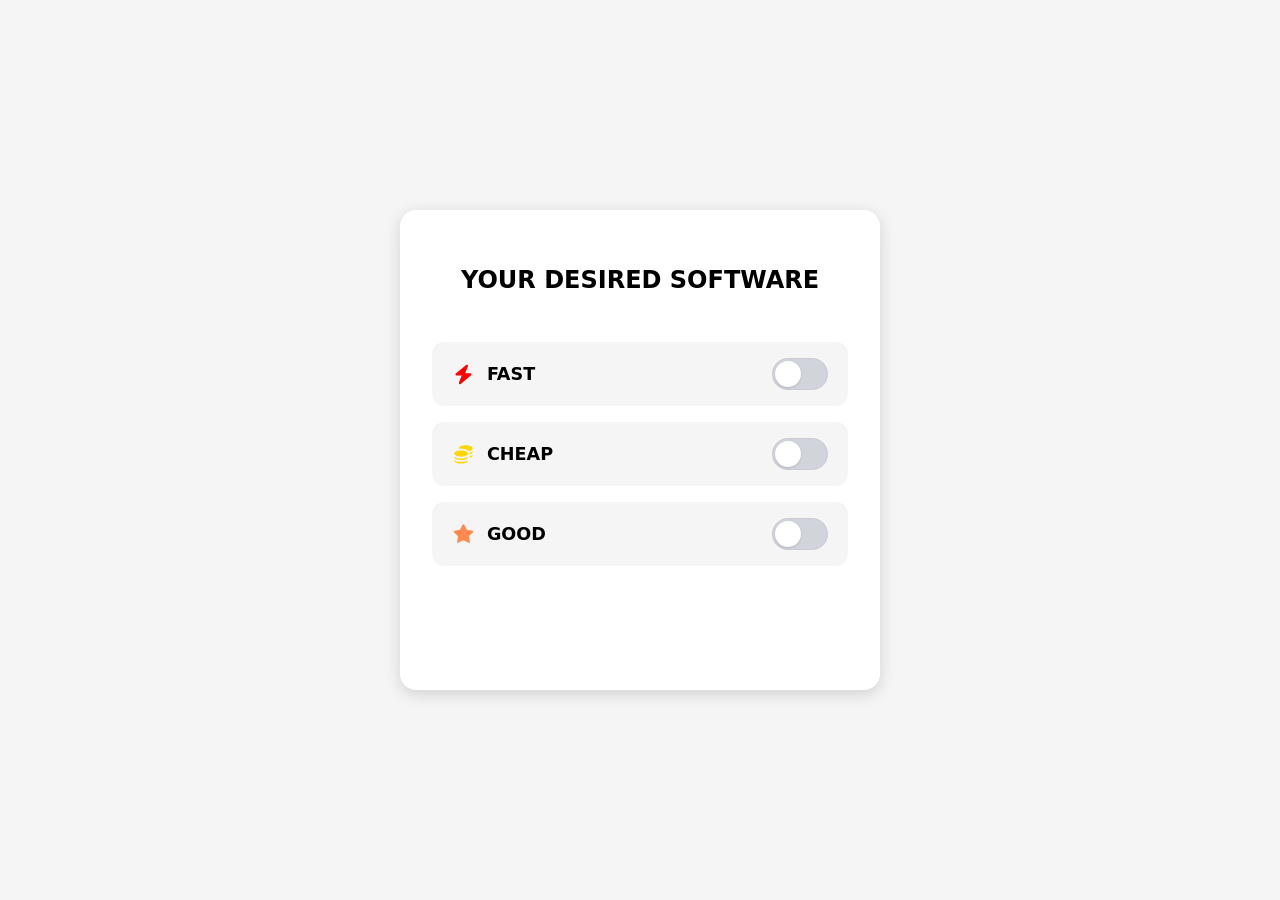
<file: index.html>
<!doctype html>
<html lang="en">
    <head>
        <meta charset="UTF-8" />
        <meta name="viewport" content="width=device-width, initial-scale=1.0" />
        <title>Your Desired Software</title>
        
        <link rel="icon" href="[data-uri]" />
    <style>body{display:flex;background:#f5f5f5;justify-content:center;align-items: center;min-height:100vh;margin:0;font-family:system-ui,-apple-system,BlinkMacSystemFont,Segoe UI,Roboto,Noto Sans,Ubuntu,Cantarell,Helvetica Neue,Oxygen,Open Sans,sans-serif}.pick-two{box-sizing:border-box;overflow:hidden;background:#fff;border-radius:1rem;width:30rem;height:30rem;padding:2rem;box-shadow:0 .25rem 1rem #00000026}.pick-two h2{text-align:center;margin:0 0 1.5rem;padding-top:1em;padding-bottom:1em;font-size:1.5rem}.row{display:flex;background:#f5f5f5;border-radius:.75rem;justify-content:space-between;align-items: center;gap:1rem;margin-top:1rem;padding:1rem 1.25rem}.label{display:flex;align-items: center;gap:.75rem;font-size:1.1rem;font-weight:700}.label svg{display:inline-block;vertical-align:middle;fill:currentColor;flex-shrink:0;width:1.3em;height:1.3em}.switch{position:relative;display:inline-block;width:3.5rem;height:2rem}.switch input{opacity:0;width:0;height:0}.slider{position:absolute;cursor:pointer;background-color:#d1d5db;border-radius:9999px;transition:background-color .18s,box-shadow .18s;inset:0;box-shadow:inset 0 0 0 .0625rem #84646414}.slider:before{position:absolute;content:"";background-color:#fff;border-radius:9999px;width:1.625rem;height:1.625rem;transition:transform .18s;top:.1875rem;left:.1875rem;box-shadow:0 .0625rem .125rem #00000026}.switch input:checked+.slider{background-color:#4caf50}.switch input:checked+.slider:before{transform:translate(1.5rem)}.label.fast svg{color:red}.label.cheap svg{color:gold}.label.good svg{color:#ff894f}.row .label.fast~.switch input:checked+.slider{background-color:red}.row .label.cheap~.switch input:checked+.slider{background-color:gold}.row .label.good~.switch input:checked+.slider{background-color:#ff894f}#pick-two-msg{text-align:center;color:#b00020;margin-top:1rem;font-size:1rem}
</style></head>

    <body>
        <section class="pick-two">
            <h2>YOUR DESIRED SOFTWARE</h2>
            <div class="row">
                <span class="label fast"
                    ><svg
                        xmlns="http://www.w3.org/2000/svg"
                        viewBox="0 0 640 640"
                    >
                        <path
                            d="M434.8 54.1C446.7 62.7 451.1 78.3 445.7 91.9L367.3 288L512 288C525.5 288 537.5 296.4 542.1 309.1C546.7 321.8 542.8 336 532.5 344.6L244.5 584.6C233.2 594 217.1 594.5 205.2 585.9C193.3 577.3 188.9 561.7 194.3 548.1L272.7 352L128 352C114.5 352 102.5 343.6 97.9 330.9C93.3 318.2 97.2 304 107.5 295.4L395.5 55.4C406.8 46 422.9 45.5 434.8 54.1z"
                        />
                    </svg>
                    FAST</span
                >
                <label class="switch">
                    <input type="checkbox" class="pick" id="opt-fast" />
                    <span class="slider"></span>
                </label>
            </div>
            <div class="row">
                <span class="label cheap"
                    ><svg
                        xmlns="http://www.w3.org/2000/svg"
                        viewBox="0 0 640 640"
                        title="Cheap label"
                    >
                        <path
                            d="M192 160L192 144C192 99.8 278 64 384 64C490 64 576 99.8 576 144L576 160C576 190.6 534.7 217.2 474 230.7C471.6 227.9 469.1 225.2 466.6 222.7C451.1 207.4 431.1 195.8 410.2 187.2C368.3 169.7 313.7 160.1 256 160.1C234.1 160.1 212.7 161.5 192.2 164.2C192 162.9 192 161.5 192 160.1zM496 417L496 370.8C511.1 366.9 525.3 362.3 538.2 356.9C551.4 351.4 564.3 344.7 576 336.6L576 352C576 378.8 544.5 402.5 496 417zM496 321L496 288C496 283.5 495.6 279.2 495 275C510.5 271.1 525 266.4 538.2 260.8C551.4 255.2 564.3 248.6 576 240.5L576 255.9C576 282.7 544.5 306.4 496 320.9zM64 304L64 288C64 243.8 150 208 256 208C362 208 448 243.8 448 288L448 304C448 348.2 362 384 256 384C150 384 64 348.2 64 304zM448 400C448 444.2 362 480 256 480C150 480 64 444.2 64 400L64 384.6C75.6 392.7 88.5 399.3 101.8 404.9C143.7 422.4 198.3 432 256 432C313.7 432 368.3 422.3 410.2 404.9C423.4 399.4 436.3 392.7 448 384.6L448 400zM448 480.6L448 496C448 540.2 362 576 256 576C150 576 64 540.2 64 496L64 480.6C75.6 488.7 88.5 495.3 101.8 500.9C143.7 518.4 198.3 528 256 528C313.7 528 368.3 518.3 410.2 500.9C423.4 495.4 436.3 488.7 448 480.6z"
                        />
                    </svg>
                    CHEAP</span
                >
                <label class="switch">
                    <input type="checkbox" class="pick" id="opt-cheap" />
                    <span class="slider"></span>
                </label>
            </div>
            <div class="row">
                <span class="label good"
                    ><svg
                        xmlns="http://www.w3.org/2000/svg"
                        viewBox="0 0 640 640"
                    >
                        <path
                            d="M341.5 45.1C337.4 37.1 329.1 32 320.1 32C311.1 32 302.8 37.1 298.7 45.1L225.1 189.3L65.2 214.7C56.3 216.1 48.9 222.4 46.1 231C43.3 239.6 45.6 249 51.9 255.4L166.3 369.9L141.1 529.8C139.7 538.7 143.4 547.7 150.7 553C158 558.3 167.6 559.1 175.7 555L320.1 481.6L464.4 555C472.4 559.1 482.1 558.3 489.4 553C496.7 547.7 500.4 538.8 499 529.8L473.7 369.9L588.1 255.4C594.5 249 596.7 239.6 593.9 231C591.1 222.4 583.8 216.1 574.8 214.7L415 189.3L341.5 45.1z"
                        />
                    </svg>
                    GOOD</span
                >
                <label class="switch">
                    <input type="checkbox" class="pick" id="opt-good" />
                    <span class="slider"></span>
                </label>
            </div>
        </section>
        
    <script type="module">var w=document.querySelectorAll(".pick"),a=[],i=!1,c=(C)=>{if(i)return;let l=C.target.id;if(C.target.checked){if(!a.includes(l))a.push(l)}else a=a.filter((s)=>s!==l);let t=Array.from(w).filter((s)=>s.checked);if(t.length<=2)return;if(t.length>2){let s=a.find((p)=>p!==l),L=s?document.getElementById(s):null;if(L instanceof HTMLInputElement)i=!0,L.checked=!1,i=!1,a=a.filter((p)=>p!==s)}};for(let C of w)C.addEventListener("change",c);
</script></body>
</html>
</file>
<file: src/styles.css>
body {
	font-family:
		system-ui, -apple-system, BlinkMacSystemFont, "Segoe UI", Roboto, Oxygen,
		Ubuntu, Cantarell, "Open Sans", "Helvetica Neue", sans-serif;
	display: flex;
	justify-content: center;
	align-items: center;
	min-height: 100vh;
	background: whitesmoke;
	margin: 0;
}

.pick-two {
	background: #fff;
	border-radius: 1rem;
	padding: 2rem;
	box-shadow: 0 0.25rem 1rem rgba(0, 0, 0, 0.15);
	width: 30rem;
	height: 30rem;
	box-sizing: border-box;
	overflow: hidden;
}

.pick-two h2 {
	margin: 0 0 1.5rem;
	text-align: center;
	font-size: 1.5rem;
	padding-bottom: 1em;
	padding-top: 1em;
}

.row {
	display: flex;
	align-items: center;
	justify-content: space-between;
	gap: 1rem;
	background: whitesmoke;
	border-radius: 0.75rem;
	padding: 1rem 1.25rem;
	margin-top: 1rem;
}

.label {
	display: flex;
	align-items: center;
	gap: 0.75rem;
	font-weight: bold;
	font-size: 1.1rem;
}

/* Ensure inline SVG icons are visible and sized like text icons */
.label svg {
	width: 1.3em;
	height: 1.3em;
	flex-shrink: 0;
	display: inline-block;
	vertical-align: middle;
	fill: currentColor;
}

/* Switch (slider) styles */
.switch {
	position: relative;
	display: inline-block;
	width: 3.5rem;
	height: 2rem;
}

.switch input {
	opacity: 0;
	width: 0;
	height: 0;
}

.slider {
	position: absolute;
	cursor: pointer;
	top: 0;
	left: 0;
	right: 0;
	bottom: 0;
	background-color: #d1d5db;
	transition:
		background-color 180ms ease,
		box-shadow 180ms ease;
	border-radius: 9999px;
	box-shadow: inset 0 0 0 0.0625rem rgba(132, 100, 100, 0.08);
}

.slider:before {
	position: absolute;
	content: "";
	height: 1.625rem;
	width: 1.625rem;
	left: 0.1875rem;
	top: 0.1875rem;
	background-color: #fff;
	transition: transform 180ms ease;
	border-radius: 9999px;
	box-shadow: 0 0.0625rem 0.125rem rgba(0, 0, 0, 0.15);
}

.switch input:checked + .slider {
	background-color: #4caf50;
}

.switch input:checked + .slider:before {
	transform: translateX(1.5rem);
}

/* Color only the icon, not the text */
.label.fast svg {
	color: #ff0000;
}

.label.cheap svg {
	color: #ffd700;
}

.label.good svg {
	color: #ff894f;
}

.row .label.fast ~ .switch input:checked + .slider {
	background-color: #ff0000;
}

.row .label.cheap ~ .switch input:checked + .slider {
	background-color: #ffd700;
}

.row .label.good ~ .switch input:checked + .slider {
	background-color: #ff894f;
}

#pick-two-msg {
	margin-top: 1rem;
	text-align: center;
	color: #b00020;
	font-size: 1rem;
}
</file>
